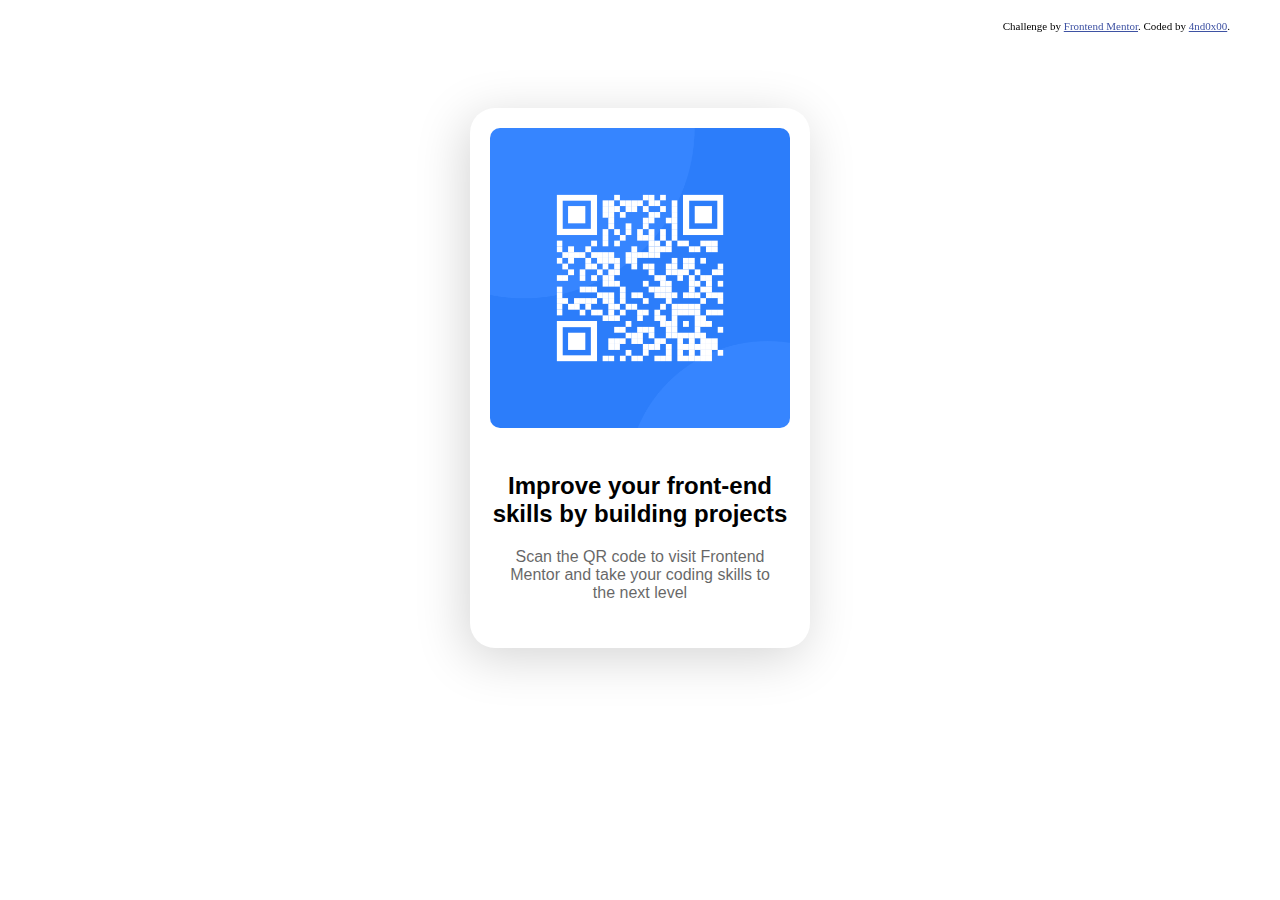
<file: qr-code-component-main/index.html>
<!DOCTYPE html>
<html lang="en">
<head>
  <meta charset="UTF-8">
  <meta name="viewport" content="width=device-width, initial-scale=1.0">
  <link rel="icon" type="image/png" sizes="32x32" href="./images/favicon-32x32.png">
  <title>First Challenge | QR Code</title>
  <style>
    .attribution { 
      font-size: 11px; 
      position: fixed;
      top: 20px;
      right: 50px;
      margin: auto;
    }

    .attribution a { 
      color: hsl(228, 45%, 44%); 
    }

    .container {
      position: relative;
      top: 100px;
      margin: auto auto;
      display: block;
      padding: 20px;
      width: 300px;
      height: 500px;
      border-radius: 25px;
      box-shadow: -5px 10px 50px 0 #D5D5D5;
    }

    img {
      border-radius: 10px;
      max-width: 100%;
      max-height: 100%;
      object-fit: cover;
    }

    #info {
      margin: auto;
      text-align: center;
      position: absolute;
      bottom: 30px;
      padding-right: 20px;
      display: block;
      font-family: 'Segoe UI', Tahoma, Geneva, Verdana, sans-serif;
    }

    p {
      opacity: 0.6;
      padding: 0 10px;
      
    }
  </style>
</head>
<body>
  <div class="container">
    <img src="./images/image-qr-code.png" alt="">
    <br>
    <div id="info">
      <h2>Improve your front-end skills by building projects</h2>
      <p>Scan the QR code to visit Frontend Mentor and take your coding skills to the next level</p>
  </div>
  </div>
  <div class="attribution">
    Challenge by <a href="https://www.frontendmentor.io?ref=challenge" target="_blank">Frontend Mentor</a>. 
    Coded by <a href="https://www.frontendmentor.io/profile/4nd0x00">4nd0x00</a>.
  </div>
</body>
</html>
</file>
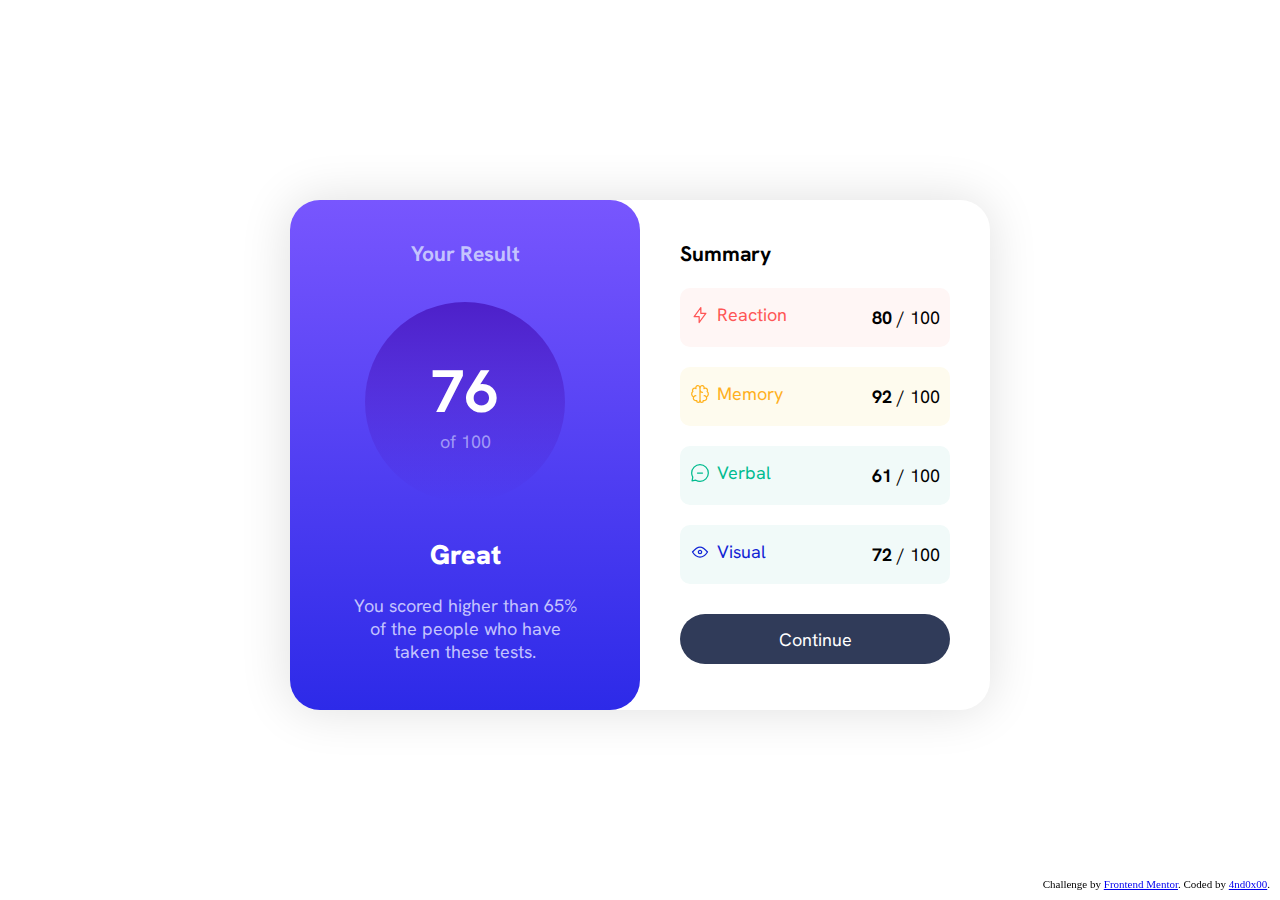
<file: results-summary-component-main/index.html>
<!DOCTYPE html>
<html lang="en">
<head>
    <meta charset="UTF-8">
    <meta name="viewport" content="width=device-width, initial-scale=1.0">
    <meta http-equiv="X-UA-Compatible" content="ie=edge">
    <link rel="icon" type="image/png" sizes="32x32" href="./assets/images/favicon-32x32.png">
    <link rel="stylesheet" href="./assets/src/styles.css">
    <title>Frontend Mentor | Results summary component</title>
</head>
<body>
    <div class="container">
        <div id="result">
            <h3 style="margin-top:40px">Your Result</h3>
            <div id="circle">
                <div style="text-align:center;margin:auto">
                    <strong id="n">76</strong>
                    <p style="margin:0;opacity:0.7;">of 100</p>
                </div>
            </div>
            <h2><strong style="color:white">Great</strong></h2>
            <p style="padding:0 20px">You scored higher than 65% of the people who have taken these tests.</p>
        </div>
        <div id="summary">
            <h3 style="margin-top:40px">Summary</h3>
            <div class="c-flex">
                <div id="reaction" class="item">
                    <span>
                        <svg xmlns="http://www.w3.org/2000/svg" width="20" height="20" fill="none" viewBox="0 0 20 20"><path stroke="#F55" stroke-linecap="round" stroke-linejoin="round" stroke-width="1.25" d="M10.833 8.333V2.5l-6.666 9.167h5V17.5l6.666-9.167h-5Z"/></svg><span class="summary-label"> Reaction</span>
                    </span>
                    <p class="note"><strong>80</strong> / 100</p>
                </div>
                <div id="memory" class="item">
                    <span>
                        <svg xmlns="http://www.w3.org/2000/svg" width="20" height="20" fill="none" viewBox="0 0 20 20"><path stroke="#FFB21E" stroke-linecap="round" stroke-linejoin="round" stroke-width="1.25" d="M5.833 11.667a2.5 2.5 0 1 0 .834 4.858"/><path stroke="#FFB21E" stroke-linecap="round" stroke-linejoin="round" stroke-width="1.25" d="M3.553 13.004a3.333 3.333 0 0 1-.728-5.53m.025-.067a2.083 2.083 0 0 1 2.983-2.824m.199.054A2.083 2.083 0 1 1 10 3.75v12.917a1.667 1.667 0 0 1-3.333 0M10 5.833a2.5 2.5 0 0 0 2.5 2.5m1.667 3.334a2.5 2.5 0 1 1-.834 4.858"/><path stroke="#FFB21E" stroke-linecap="round" stroke-linejoin="round" stroke-width="1.25" d="M16.447 13.004a3.334 3.334 0 0 0 .728-5.53m-.025-.067a2.083 2.083 0 0 0-2.983-2.824M10 3.75a2.085 2.085 0 0 1 2.538-2.033 2.084 2.084 0 0 1 1.43 2.92m-.635 12.03a1.667 1.667 0 0 1-3.333 0"/></svg><span class="summary-label"> Memory</span>
                    </span>
                    <p class="note"><strong>92</strong> / 100</p>
                </div>
                <div id="verbal" class="item">
                    <span>
                        <svg xmlns="http://www.w3.org/2000/svg" width="20" height="20" fill="none" viewBox="0 0 20 20"><path stroke="#00BB8F" stroke-linecap="round" stroke-linejoin="round" stroke-width="1.25" d="M7.5 10h5M10 18.333A8.333 8.333 0 1 0 1.667 10c0 1.518.406 2.942 1.115 4.167l-.699 3.75 3.75-.699A8.295 8.295 0 0 0 10 18.333Z"/></svg><span class="summary-label"> Verbal</span>
                    </span>
                    <p class="note"><strong>61</strong> / 100</p>
                </div>
                <div id="visual" class="item">
                    <span>
                            <svg xmlns="http://www.w3.org/2000/svg" width="20" height="20" fill="none" viewBox="0 0 20 20"><path stroke="#1125D6" stroke-linecap="round" stroke-linejoin="round" stroke-width="1.25" d="M10 11.667a1.667 1.667 0 1 0 0-3.334 1.667 1.667 0 0 0 0 3.334Z"/><path stroke="#1125D6" stroke-linecap="round" stroke-linejoin="round" stroke-width="1.25" d="M17.5 10c-1.574 2.492-4.402 5-7.5 5s-5.926-2.508-7.5-5C4.416 7.632 6.66 5 10 5s5.584 2.632 7.5 5Z"/></svg><span class="summary-label"> Visual</span>
                    </span>
                    <p class="note"><strong>72</strong> / 100</p>
                </div>
                <button id="button">Continue</button>
            </div>
        </div>
    </div>
    <div style="position:fixed;bottom:10px;right:10px;font-size:11px">
            Challenge by <a href="https://www.frontendmentor.io?ref=challenge" target="_blank">Frontend Mentor</a>. 
            Coded by <a href="https://www.frontendmentor.io/profile/4nd0x00">4nd0x00</a>.
    </div>
</body>
</html>
</file>
<file: results-summary-component-main/assets/src/styles.css>
#result,#summary{width:50%;height:510px;padding-left:40px;padding-right:40px;border-radius:30px}#result,#summary,.container{border-radius:30px}#verbal,#visual{background:#f1faf9}#button,#result{text-align:center}#button,.container{font-size:18px;font-family:HankenGrotesk,Tahoma,Geneva,Verdana,sans-serif}#circle,.c-flex,.container,.item{display:flex}#button,#n{color:#fff}@font-face{font-family:HankenGrotesk;src:url("../fonts/HankenGrotesk-VariableFont_wght.ttf") format("truetype")}body{margin:0}.container{position:relative;top:200px;width:700px;margin:auto;flex-direction:row;box-shadow:-1px 0 50px 1px #e0e0e0}#result{color:#c4c3fe;background:linear-gradient(#7856fe,#2d2ae8)}.item{border-radius:10px;flex-direction:row;margin-bottom:20px;justify-content:space-between;padding:0 10px}#reaction{background:#fff6f5;color:#fe5656}#memory{background:#fefbee;color:#ffb01e}#verbal{color:#00bc90}#visual{color:#1124d4}.c-flex{flex-direction:column;justify-content:space-around}span{margin:auto 0}.note{color:#000}.summary-label{position:relative;top:-4px;margin-left:2px}#button{border-radius:40px;margin-top:10px;height:50px;border-style:none;background:#303b59}#circle{width:200px;height:200px;border-radius:100%;margin:35px auto;justify-content:center;background:linear-gradient(#4d20c9,hsla(241,72%,46%,0))}#n{font-size:60px}@media (max-width:375px){#result,#summary{width:100%;height:100%;margin:auto}.container{position:absolute;top:0;flex-direction:column;max-width:375px}#result{border-radius:0 0 50px 50px}#summary{background:#fff;border-radius:0}}
</file>
